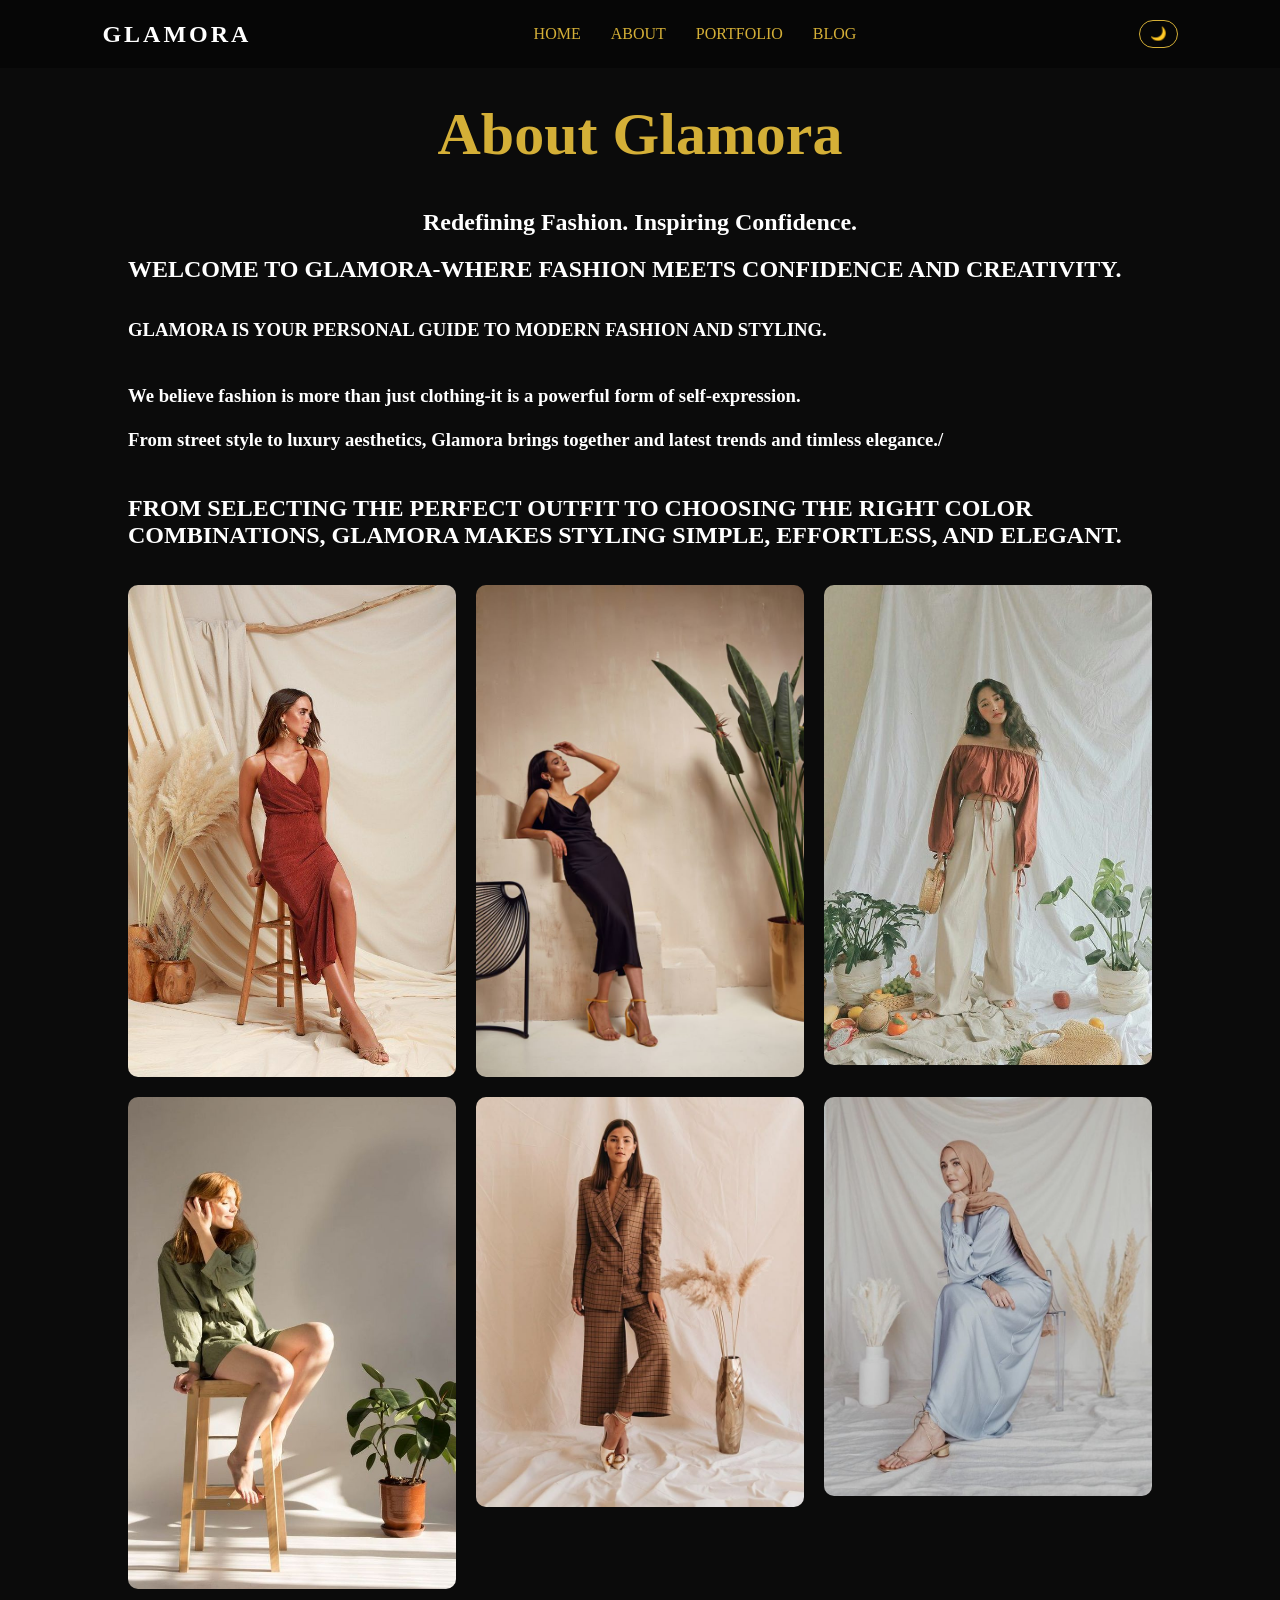
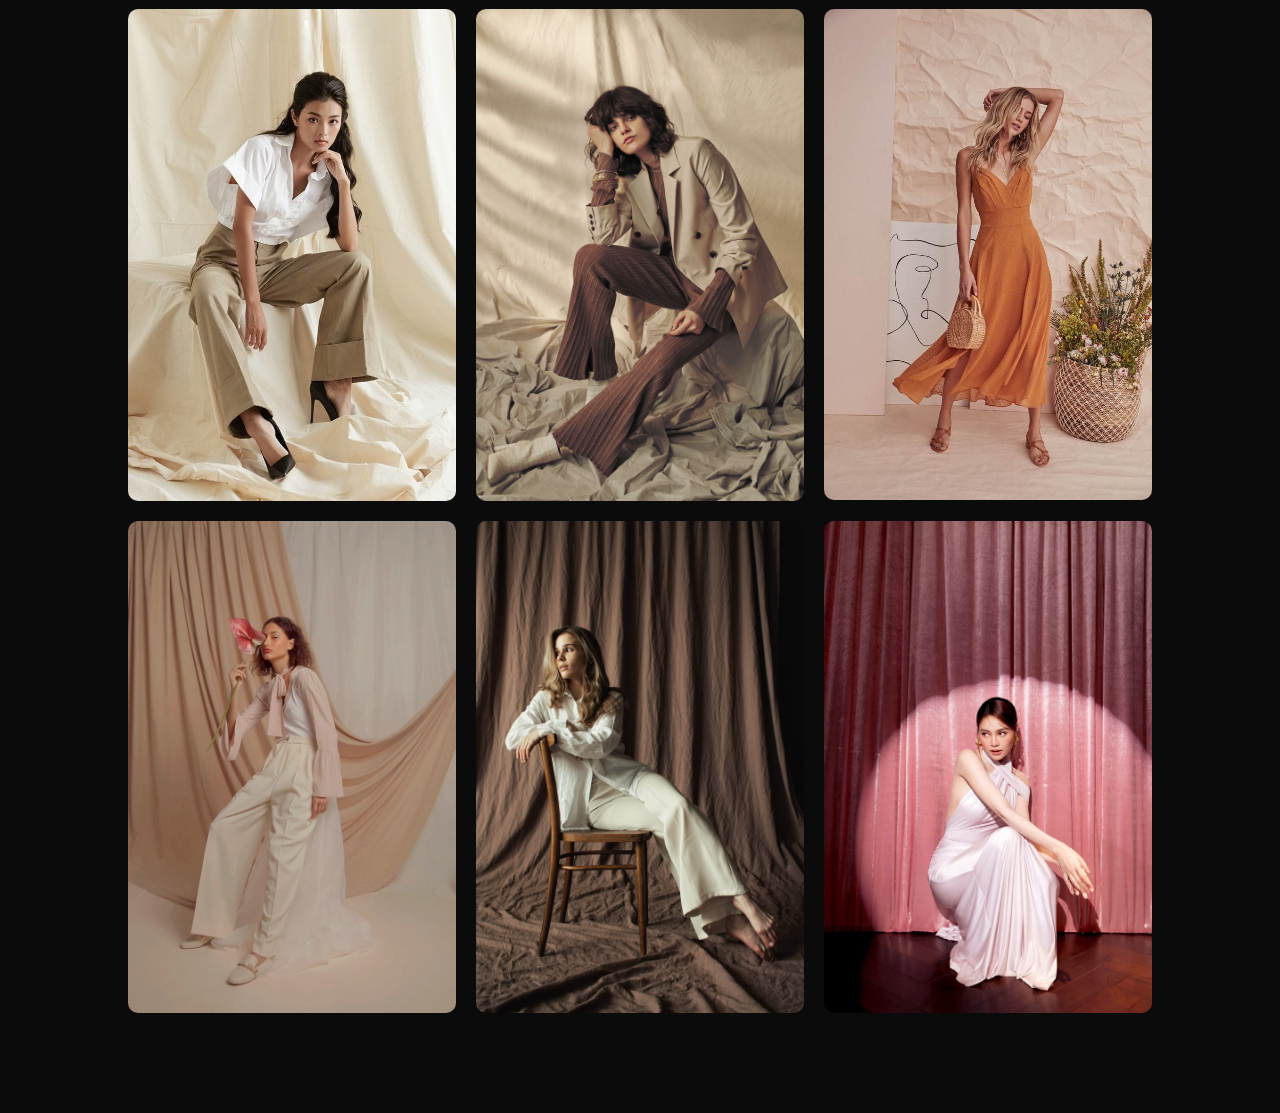
<file: about.html>
<!DOCTYPE html>
<html>
<head>
<title>About | GLAMORA</title>
<link rel="stylesheet" href="style.css">
</head>

<body>

<nav>
<h2>GLAMORA</h2>
<ul>
<li><a href="index.html">HOME</a></li>
<li><a href="about.html">ABOUT</a></li>
<li><a href="portfolio.html">PORTFOLIO</a></li>
<li><a href="blog.html">BLOG</a></li>
</ul>
<button onclick="toggleMode()">🌙</button>
</nav>

<section class="about">

<h1>About Glamora</h1>

<h2 style="text-align:center; margin-bottom:20px;">
Redefining Fashion. Inspiring Confidence.
</h2>
<p class="sub-text">
    <h2 style="text-align: center margin-bottom:20px;">WELCOME TO GLAMORA-WHERE FASHION MEETS CONFIDENCE AND CREATIVITY.</h2>
    <br></br>

<p><h3>GLAMORA IS YOUR PERSONAL GUIDE TO MODERN FASHION AND STYLING.</p>
<br></br>

    We believe fashion is more than just clothing-it is a powerful form of self-expression.
    <br></br>

<p>From street style to luxury aesthetics, Glamora brings together and latest trends and timless elegance./<h3></p>
<br></br>

<p><h2>FROM SELECTING THE PERFECT OUTFIT TO CHOOSING THE RIGHT COLOR COMBINATIONS, GLAMORA MAKES STYLING SIMPLE, EFFORTLESS, AND ELEGANT.</h2></p>
<br></br>

<div class="about-gallery">

<img src="1.jpeg">
<img src="2.jpeg">
<img src="5.jpeg">
<img src="4.jpeg">
<img src="6.jpeg">
<img src="7.jpeg">
<img src="8.jpeg">
<img src="9.jpeg">
<img src="ag1.jpeg">
<img src="ag2.jpeg">
<img src="ag3.jpeg">
<img src="ag4.jpeg">

</div>

</section>
<script src="script.js"></script>
</body>
</html>
</file>
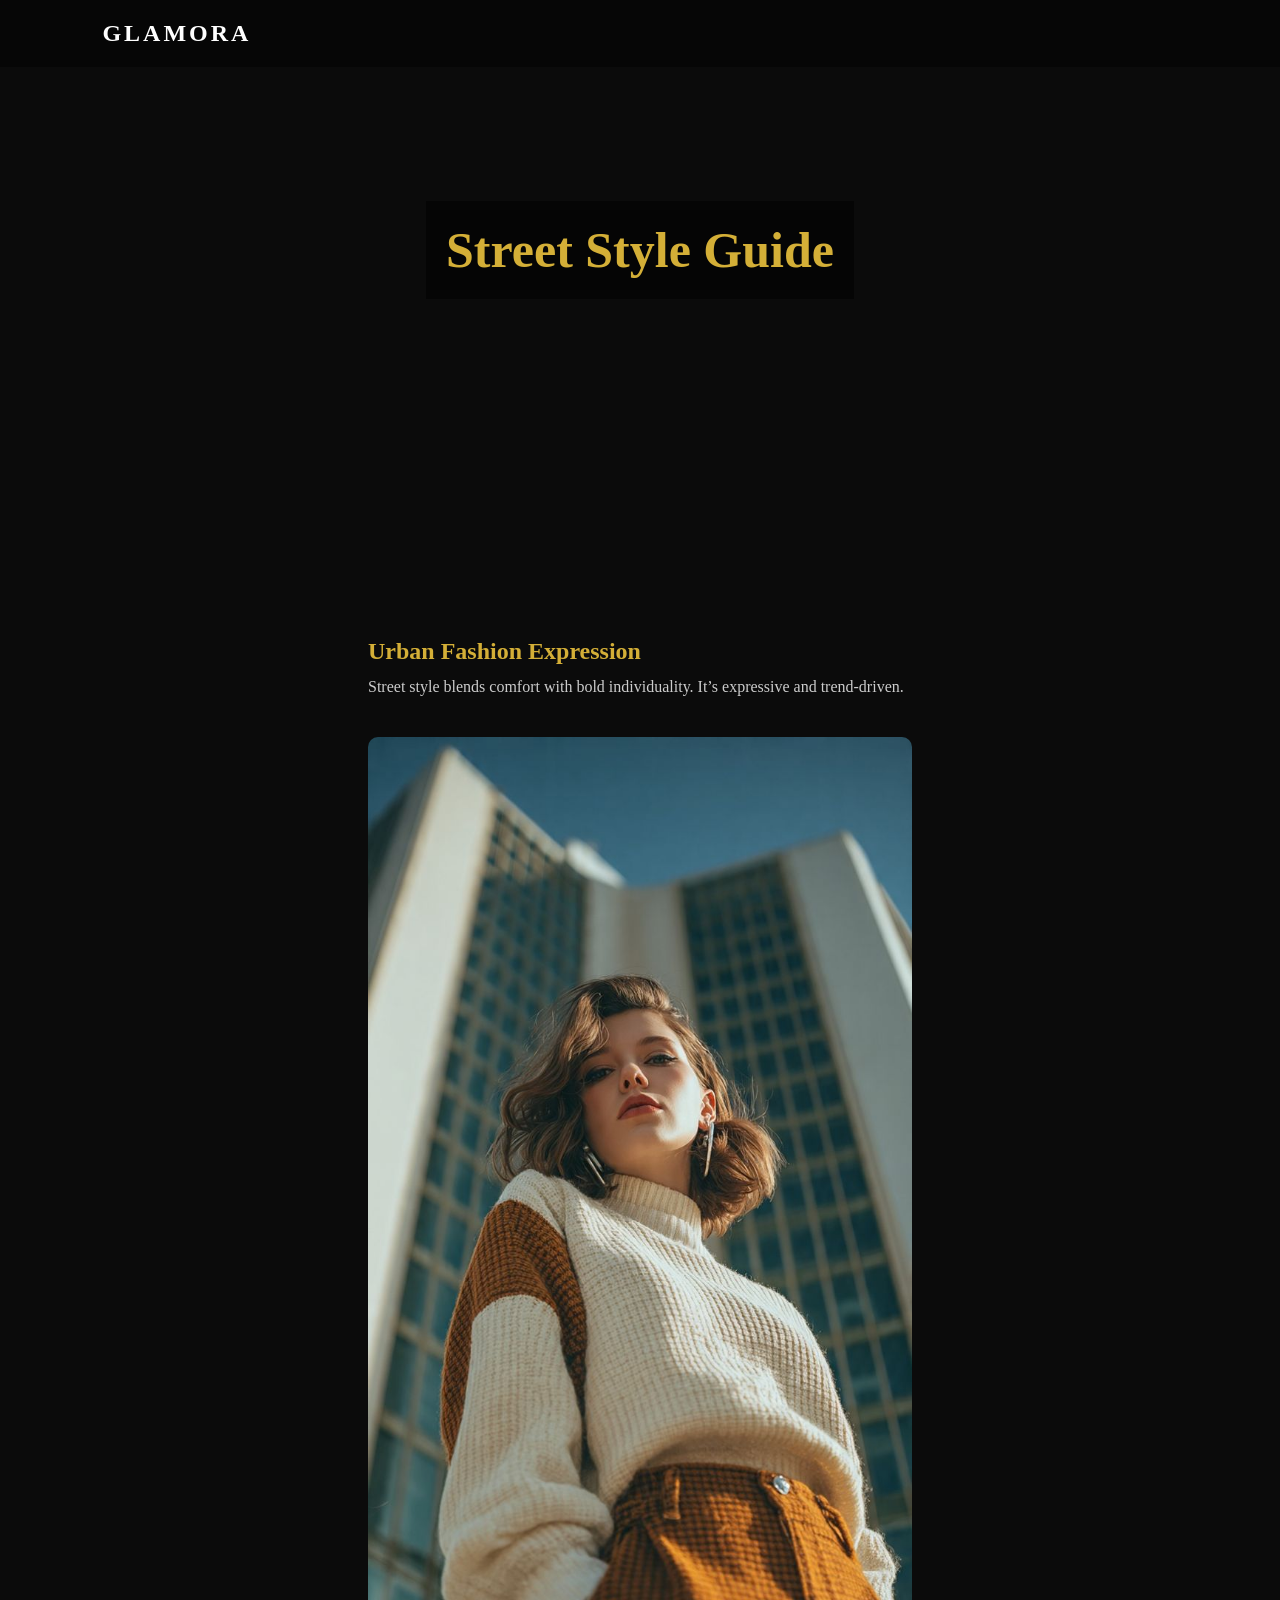
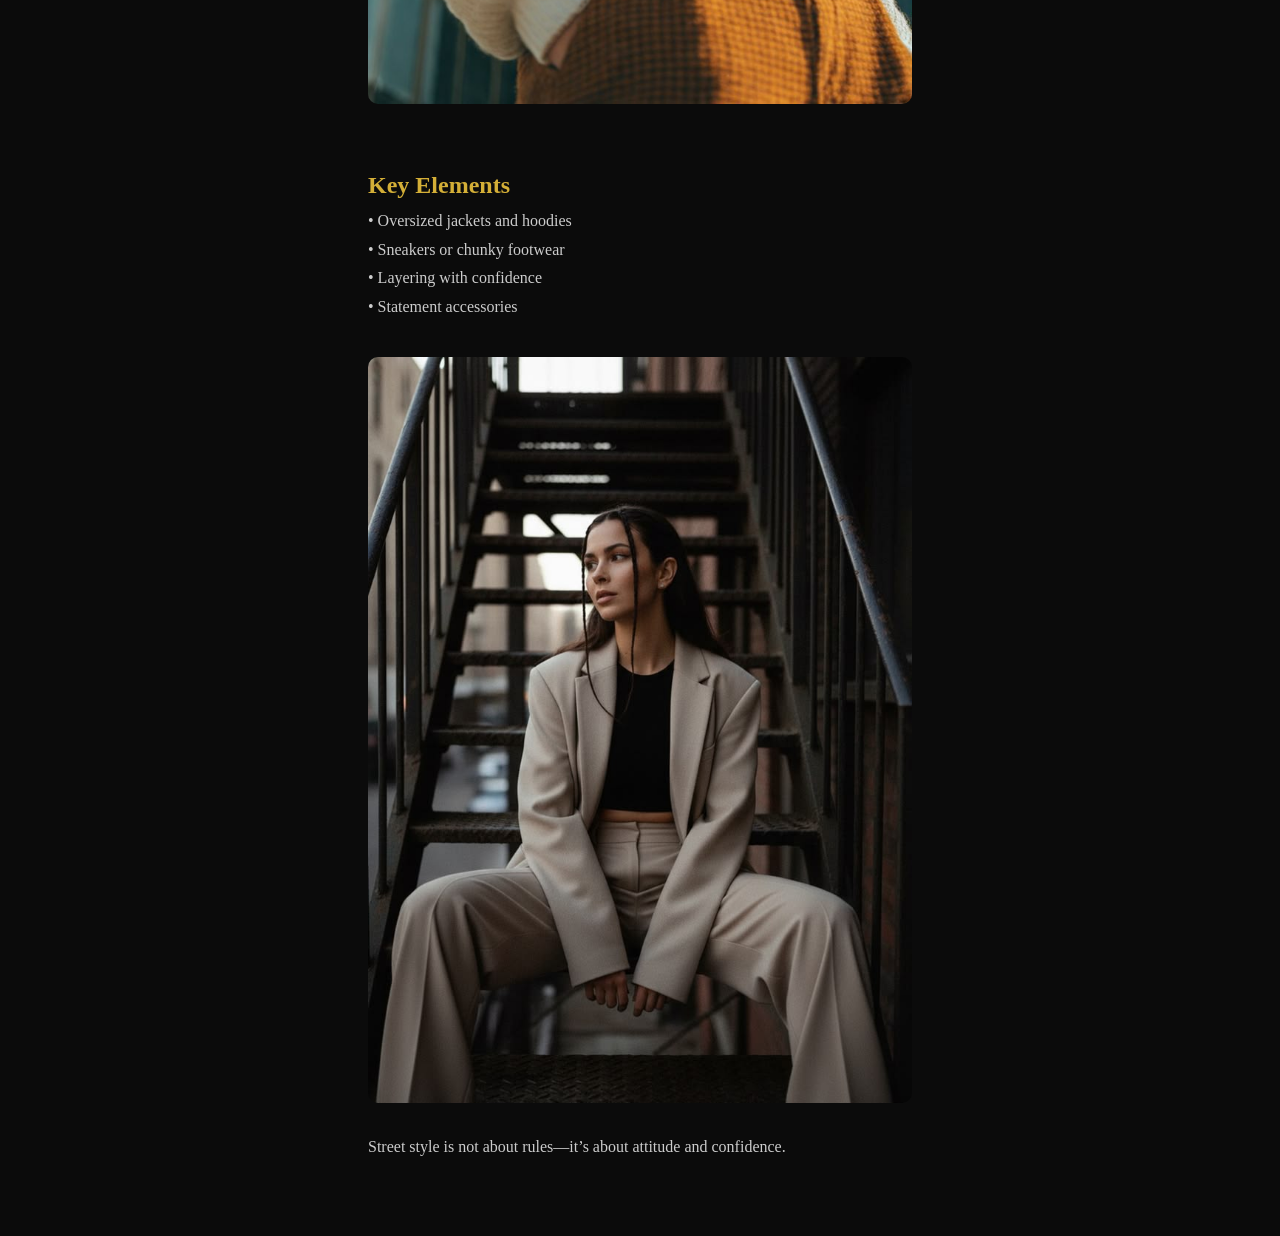
<file: blog2.html>
<!DOCTYPE html>
<html>
<head>
<title>Street Style Guide</title>
<link rel="stylesheet" href="style.css">
</head>

<body>

<nav>
<h2>GLAMORA</h2>
</nav>

<div class="blog-hero" style="background-image:url('https://images.unsplash.com/photo-1515886657613-9f3515b0c78f');">
<h1>Street Style Guide</h1>
</div>

<div class="blog-content">

<h2>Urban Fashion Expression</h2>

<p>
Street style blends comfort with bold individuality. It’s expressive and trend-driven.
</p>

<img src="ss 1.jpeg">

<h2>Key Elements</h2>

<p>
• Oversized jackets and hoodies  
<br>• Sneakers or chunky footwear  
<br>• Layering with confidence  
<br>• Statement accessories  
</p>

<img src="s2.jpeg">

<p>
Street style is not about rules—it’s about attitude and confidence.
</p>

</div>

<script src="script.js"></script>

</body>
</html>
</file>
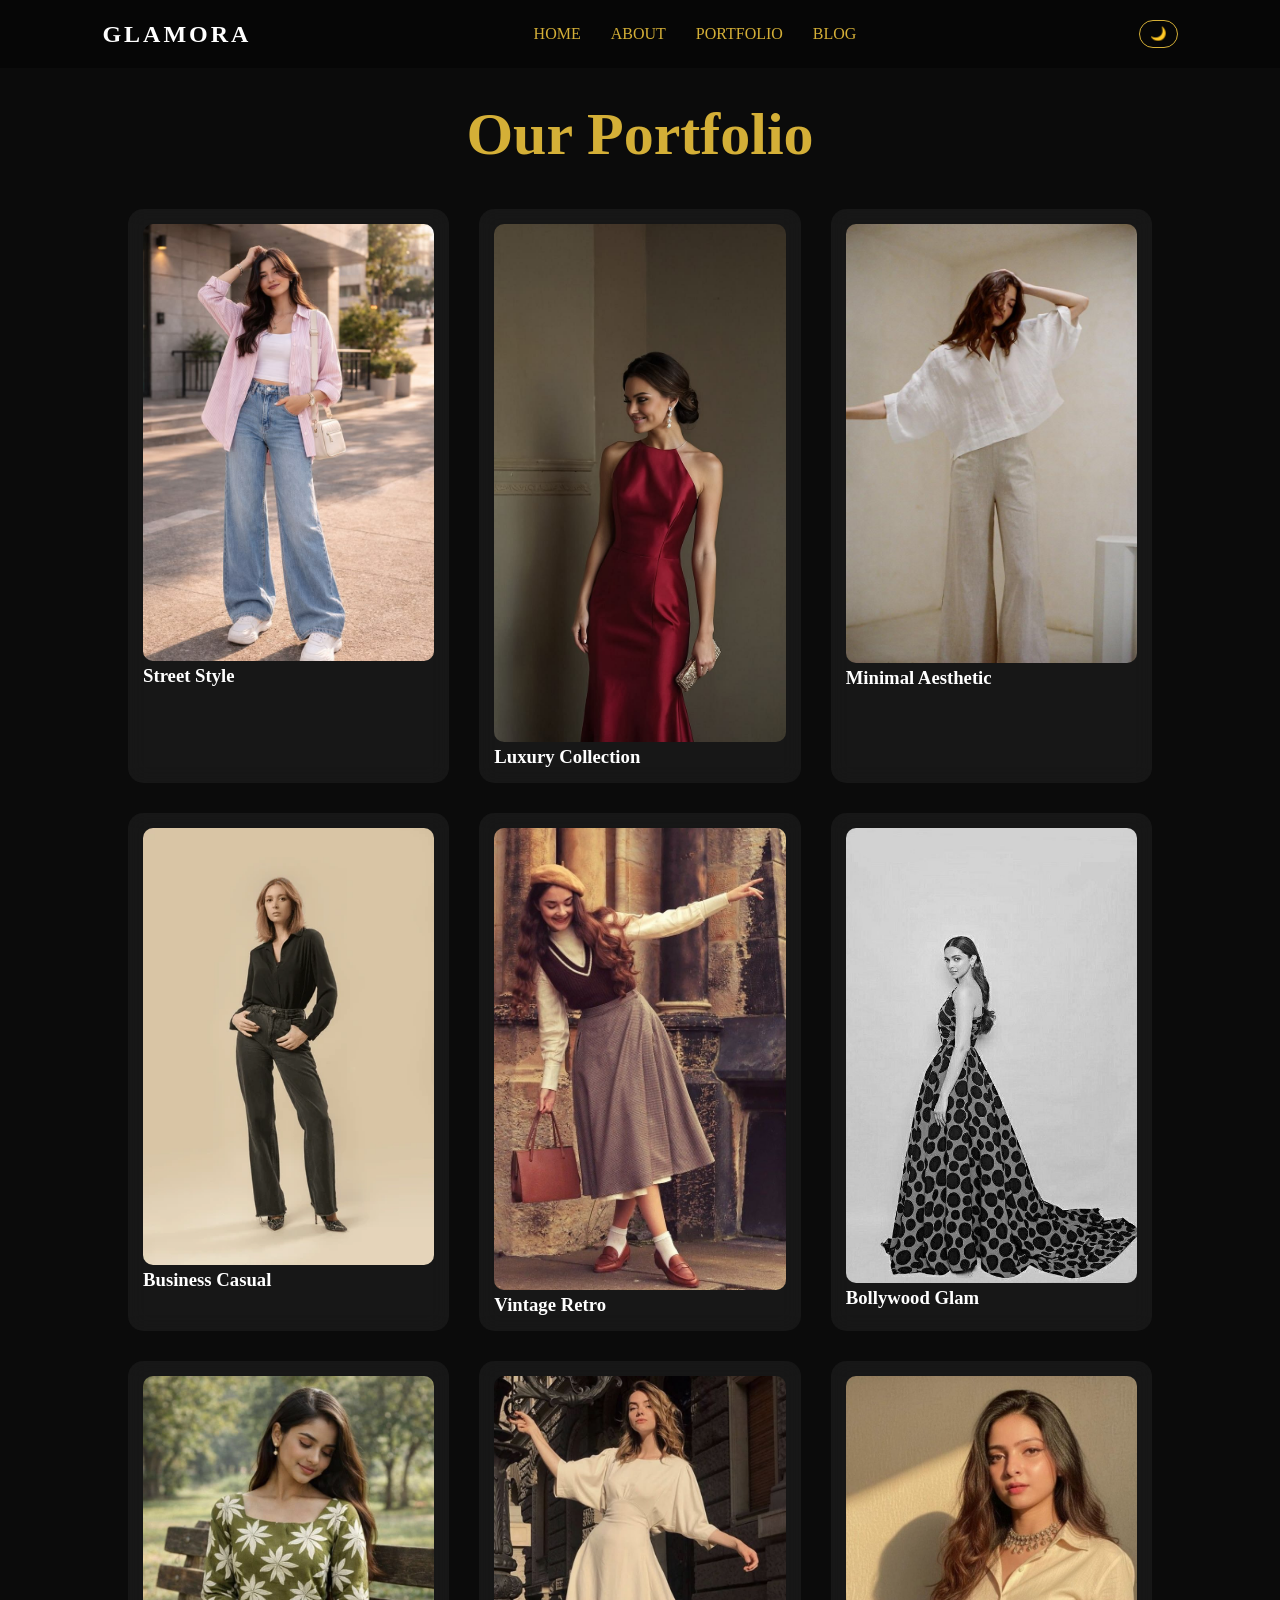
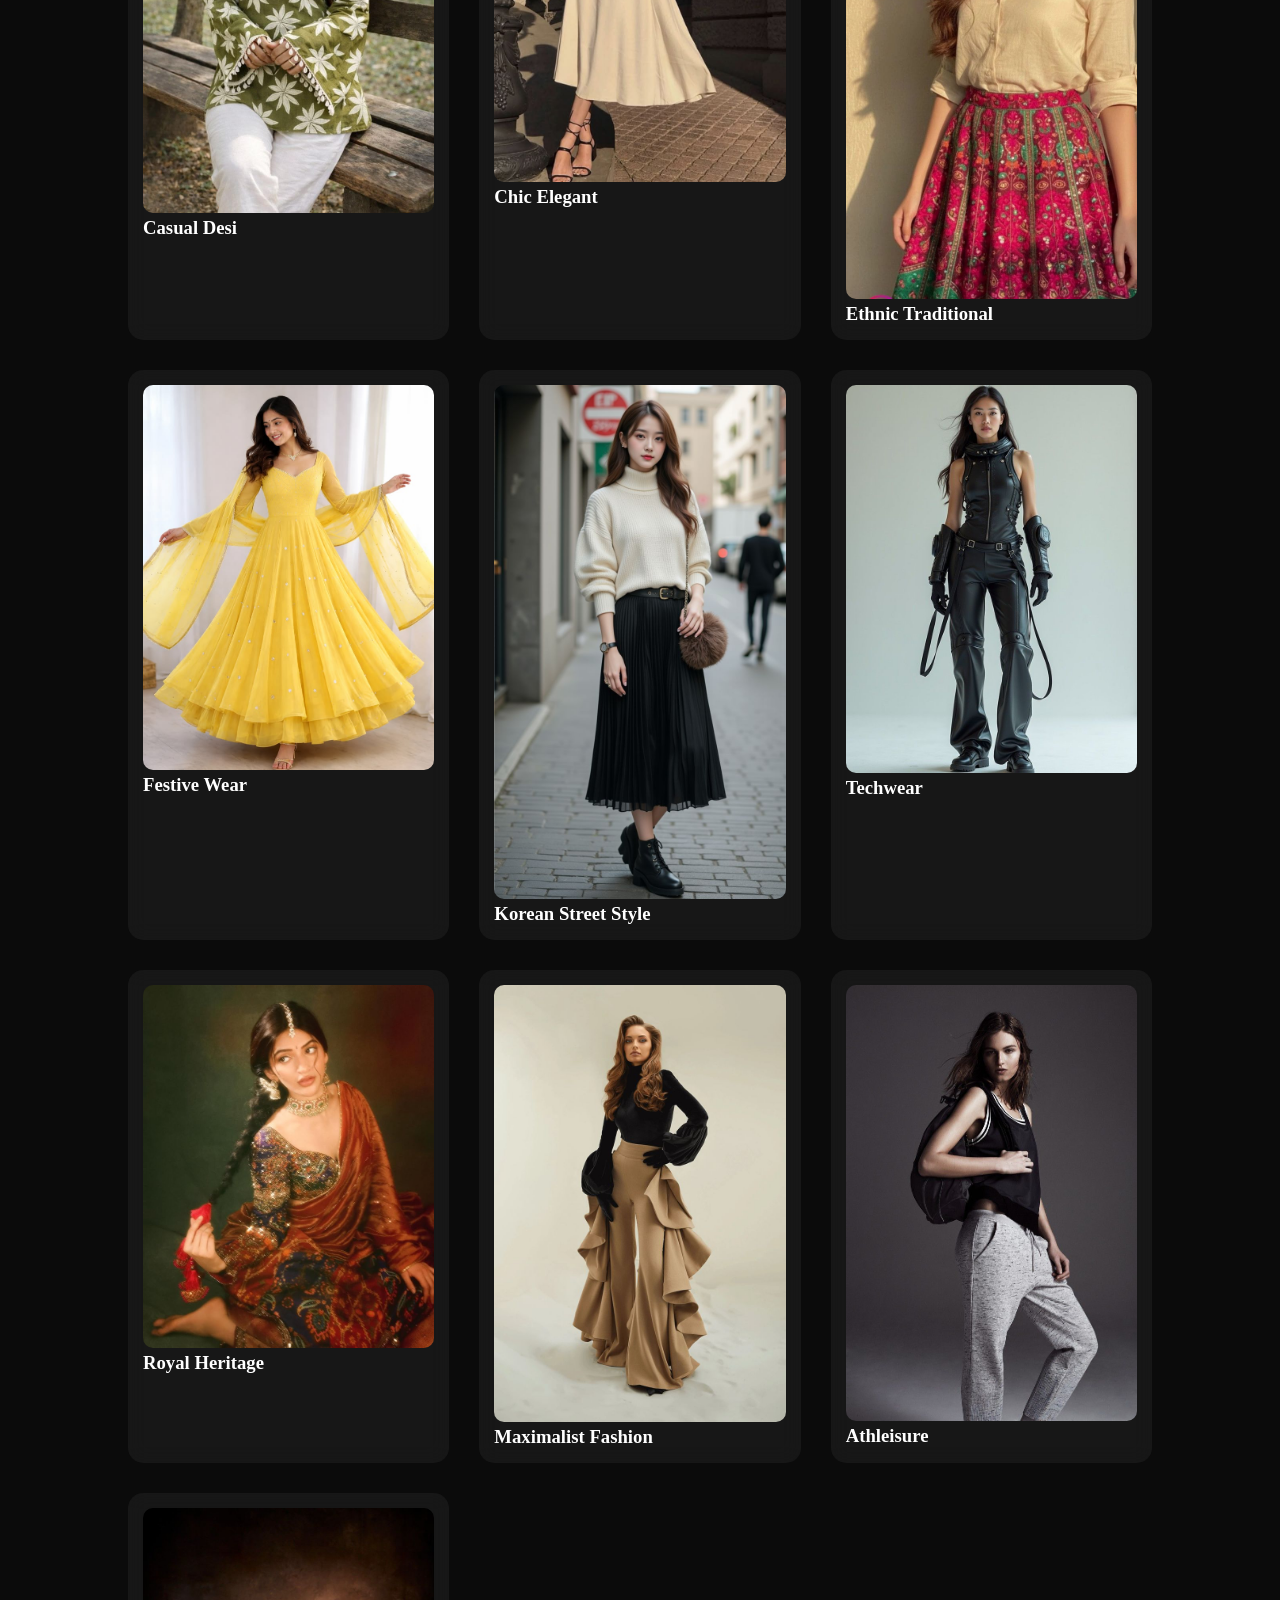
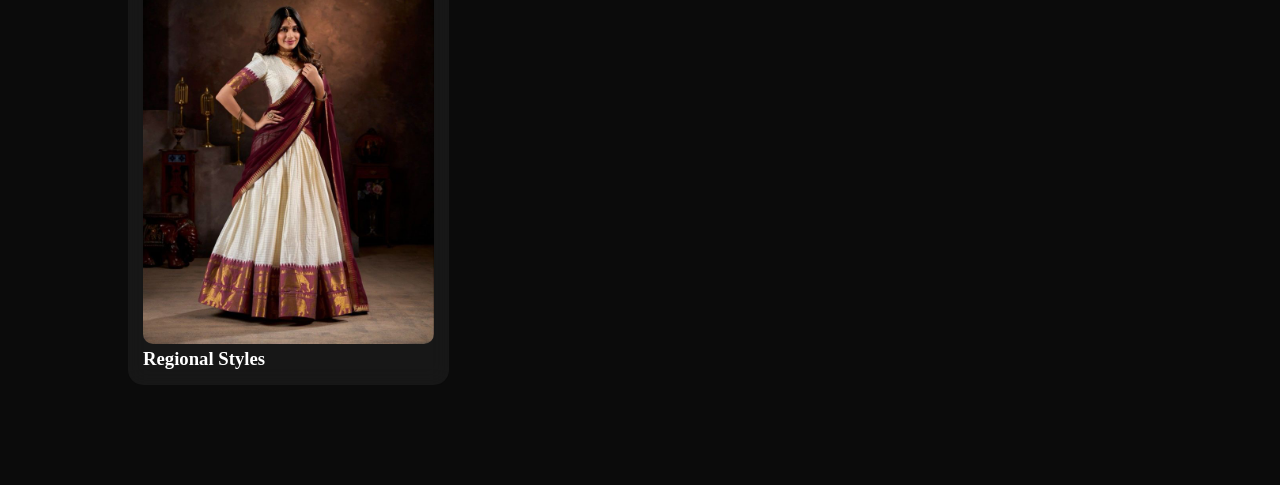
<file: portfolio.html>
<!DOCTYPE html>
<html>
<head>
<title>Portfolio | GLAMORA</title>
<link rel="stylesheet" href="style.css">
</head>

<body>

<nav>
<h2>GLAMORA</h2>
<ul>
<li><a href="index.html">HOME</a></li>
<li><a href="about.html">ABOUT</a></li>
<li><a href="portfolio.html">PORTFOLIO</a></li>
<li><a href="blog.html">BLOG</a></li>
</ul>
<button onclick="toggleMode()">🌙</button>
</nav>

<section class="portfolio">

<h1>Our Portfolio</h1>

<div class="portfolio-grid">

<div class="portfolio-card">
<img src="Street Style.jpeg">
<h3>Street Style</h3>
</div>

<div class="portfolio-card">
<img src="Luxury Collection.jpeg">
<h3>Luxury Collection</h3>
</div>

<div class="portfolio-card">
<img src="Minimal Aesthetic.jpeg">
<h3>Minimal Aesthetic</h3>
</div>

<div class="portfolio-card">
<img src="business casual">
<h3>Business Casual</h3>
</div>

<div class="portfolio-card">
<img src="Vintage Retro.jpeg">
<h3>Vintage Retro</h3> 
</div>

<div class="portfolio-card">
<img src="Bollywood Glam.jpeg">
<h3>Bollywood Glam</h3>
</div>

<div class="portfolio-card">
<img src="Casual Desi.jpeg">
<h3>Casual Desi</h3>
</div>

<div class="portfolio-card">
<img src="Chic Elegant.jpeg">
<h3>Chic Elegant</h3>
</div>

<div class="portfolio-card">
<img src="Ethnic Traditional.jpeg">
<h3>Ethnic Traditional</h3>
</div>

<div class="portfolio-card">
<img src="Festive Wear.jpeg">
<h3>Festive Wear</h3>
</div>

<div class="portfolio-card">
<img src="Korean Street Style.jpeg">
<h3>Korean Street Style</h3>
</div>

<div class="portfolio-card">
<img src="Techwear.jpeg">
<h3>Techwear</h3>
</div>

<div class="portfolio-card">
<img src="Royal Heritage.jpeg">
<h3>Royal Heritage</h3>
</div>

<div class="portfolio-card">
<img src="Maximalist Fashion.jpeg">
<h3>Maximalist Fashion</h3>
</div>

<div class="portfolio-card">
<img src="Athleisure.jpeg">
<h3>Athleisure</h3>
</div>

<div class="portfolio-card">
<img src="Regional Styles.jpeg">
<h3>Regional Styles</h3>
</div>

</section>
<script src="script.js"></script>
</body>
</html>
</file>
<file: style.css>
/* RESET */
*{
margin:0;
padding:0;
box-sizing:border-box;
font-family:Poppins;
scroll-behavior:smooth;
}

body{
background:#0b0b0b;
color:white;
overflow-x:hidden;
}

/* ================= LOADER ================= */
#loader{
position:fixed;
width:100%;
height:100%;
background:black;
display:flex;
justify-content:center;
align-items:center;
z-index:9999;
}

#loader h1{
font-family:"Playfair Display";
font-size:50px;
letter-spacing:5px;
color:#d4af37;
animation:pulse 1.5s infinite;
}

@keyframes pulse{
0%{opacity:0.5;}
50%{opacity:1;}
100%{opacity:0.5;}
}

/* ================= NAVBAR ================= */
nav{
display:flex;
justify-content:space-between;
align-items:center;
padding:20px 8%;
position:fixed;
width:100%;
z-index:100;
background:rgba(0,0,0,0.4);
backdrop-filter:blur(10px);
}

nav h2{
font-family:"Playfair Display";
letter-spacing:3px;
}

nav ul{
display:flex;
gap:30px;
list-style:none;
}

nav a{
text-decoration:none;
color:#d4af37;
transition:0.3s;
}

nav a:hover{
color:white;
}

/* ================= HERO ================= */
.hero{
height:100vh;
background:url('https://images.unsplash.com/photo-1529139574466-a303027c1d8b') center/cover no-repeat;
display:flex;
flex-direction:column;
justify-content:center;
align-items:center;
text-align:center;
position:relative;
}

.hero::after{
content:"";
position:absolute;
width:100%;
height:100%;
background:linear-gradient(to top,#000,transparent);
}

.hero h1{
font-size:90px;
font-family:"Playfair Display";
letter-spacing:8px;
z-index:2;
}

.hero p{
z-index:2;
margin-top:10px;
}

.outline-btn{
margin-top:20px;
padding:12px 30px;
background:transparent;
border:1px solid #d4af37;
color:#d4af37;
cursor:pointer;
z-index:2;
transition:0.3s;
}

.outline-btn:hover{
background:#d4af37;
color:black;
}

/* ================= SECTIONS ================= */
section{
padding:100px 10%;
}

h1{
font-size:60px;
font-family:"Playfair Display";
color:#d4af37;
margin-bottom:40px;
text-align:center;
}

/* ================= ABOUT (GALLERY) ================= */
.about-gallery{
display:grid;
grid-template-columns:repeat(auto-fit,minmax(250px,1fr));
gap:20px;
}

.about-gallery img{
width:100%;
border-radius:10px;
transition:0.4s;
}

.about-gallery img:hover{
transform:scale(1.05);
}

/* ================= PORTFOLIO ================= */
.portfolio-grid{
display:grid;
grid-template-columns:repeat(auto-fit,minmax(250px,1fr));
gap:30px;
}

.portfolio-card{
background:rgba(255,255,255,0.05);
backdrop-filter:blur(10px);
padding:15px;
border-radius:15px;
transition:0.4s;
overflow:hidden;
}

.portfolio-card img{
width:100%;
border-radius:10px;
transition:0.4s;
}

.portfolio-card:hover{
transform:translateY(-10px);
box-shadow:0 0 20px rgba(212,175,55,0.4);
}

.portfolio-card:hover img{
transform:scale(1.1);
}

/* ================= BLOG ================= */
.blog-grid{
display:grid;
grid-template-columns:repeat(auto-fit,minmax(250px,1fr));
gap:30px;
}

.blog-card{
background:#111;
padding:15px;
border-radius:15px;
transition:0.4s;
overflow:hidden;
}

.blog-card img{
width:100%;
border-radius:10px;
transition:0.4s;
}

.blog-card:hover{
transform:translateY(-10px);
box-shadow:0 0 20px rgba(212,175,55,0.4);
}

.blog-card:hover img{
transform:scale(1.1);
}

.blog-card button{
margin-top:10px;
background:#d4af37;
border:none;
padding:8px 15px;
cursor:pointer;
transition:0.3s;
}

.blog-card button:hover{
background:white;
color:black;
}

/* ================= CONTACT ================= */
.contact{
display:flex;
gap:40px;
flex-wrap:wrap;
}

.contact input,
.contact textarea{
padding:10px;
border:none;
margin-bottom:10px;
width:100%;
}

.contact button{
background:#d4af37;
border:none;
padding:10px;
cursor:pointer;
}

/* ================= CHATBOT ================= */
.chat-btn{
position:fixed;
bottom:20px;
right:20px;
background:#d4af37;
padding:15px;
border-radius:50%;
cursor:pointer;
}

.chat-box{
display:none;
position:fixed;
bottom:80px;
right:20px;
background:#111;
padding:15px;
width:250px;
border-radius:10px;
}

/* ================= BACK TO TOP ================= */
#topBtn{
position:fixed;
bottom:20px;
left:20px;
display:none;
background:#d4af37;
border:none;
padding:10px;
cursor:pointer;
}

/* ================= CURSOR ================= */
.cursor{
width:20px;
height:20px;
border-radius:50%;
background:#d4af37;
position:fixed;
pointer-events:none;
mix-blend-mode:difference;
transition:0.1s;
z-index:999;
}

/* ================= SCROLL ANIMATION ================= */
.fade{
opacity:0;
transform:translateY(50px);
transition:1s;
}

.fade.show{
opacity:1;
transform:translateY(0);
}

/* ================= LIGHT MODE ================= */
.light{
background:white;
color:black;
}

.light nav{
background:white;
}

.light .portfolio-card,
.light .blog-card{
background:#eee;
color:black;
}

nav button{
background:none;
border:1px solid #d4af37;
color:#d4af37;
padding:5px 10px;
cursor:pointer;
border-radius:20px;
}

nav button:hover{
background:#d4af37;
color:black;
}

/* BLOG ARTICLE PAGE */
.blog-hero{
height:60vh;
background-size:cover;
background-position:center;
display:flex;
align-items:center;
justify-content:center;
text-align:center;
}

.blog-hero h1{
font-size:50px;
background:rgba(0,0,0,0.5);
padding:20px;
}

.blog-content{
max-width:800px;
margin:auto;
padding:60px 10%;
line-height:1.8;
color:#ccc;
}

.blog-content h2{
color:#d4af37;
margin-top:30px;
}

.blog-content img{
width:100%;
margin:20px 0;
border-radius:10px;
transition:0.4s;
}

.blog-content img:hover{
transform:scale(1.05);
}

.blog-content p{
margin-bottom:15px;
}
</file>
